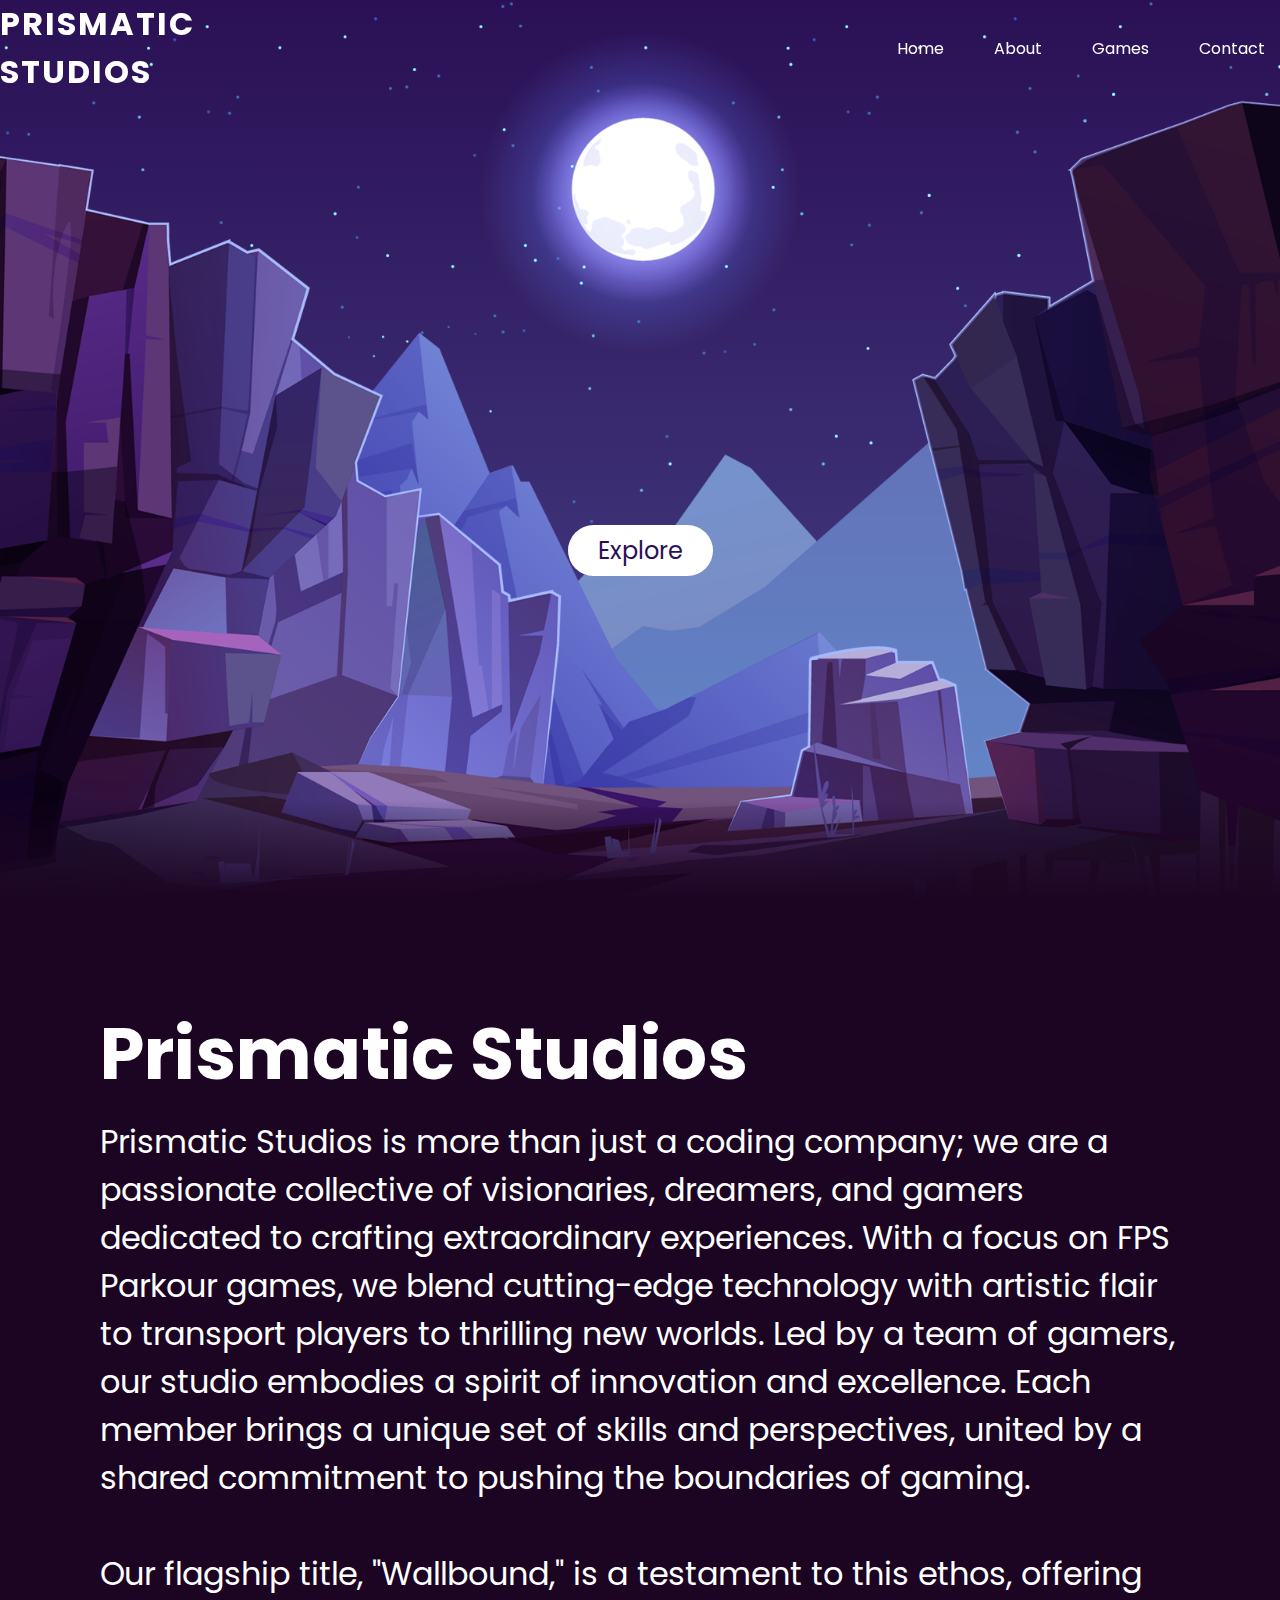
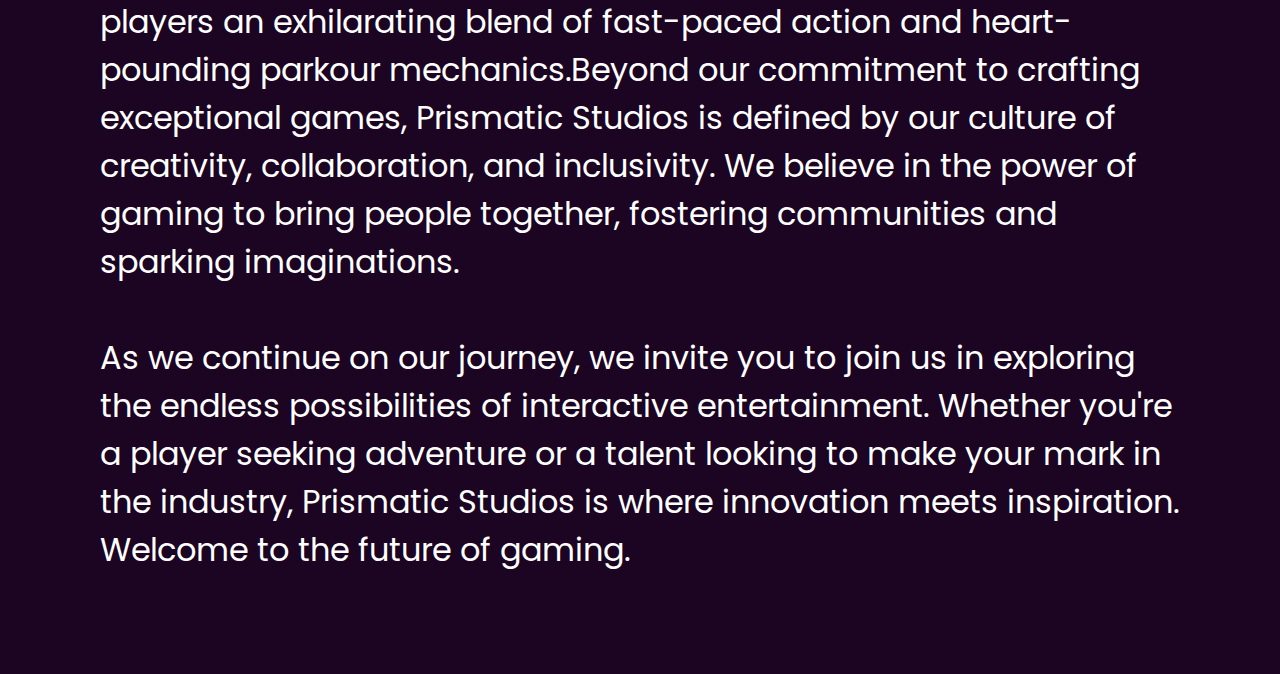
<file: index.html>
<!--
  Hit RUN to see this project in action!
  
  This project will auto-refresh as you edit the HTML, CSS and JS. See README.md for more info (including how to disable auto-refresh and install packages).
-->

<!doctype html>
<html>
  <head>
    <meta charset="utf-8" />
    <meta name="viewport" content="width=device-width" />
    <title>Prismatic Studios</title>
    <link href="style.css" rel="stylesheet" type="text/css" />
  </head>

  <body>
    <header>
      <a href="#" class="logo">Prismatic <br> studios</a>

      <ul>
        <li><a href="index.html">Home</a></li>
        <li><a href="#sec">About</a></li>
        <li><a href="Games.html">Games</a></li>
        <li><a href="Contact.html">Contact</a></li>
      </ul>
    </header>
    <section>
      <img src="stars.png" id="stars" />
      <img src="moon.png" id="moon" />
      <img src="mountains_behind.png" id="mountains_behind" />
      <h2 id="text">Prismatic Studios</h2>
      <a href="#sec" id="btn">Explore</a>
      <img src="mountains_front.png" id="mountiains_front" />
    </section>

    <div class="sec" id="sec">
      <h2>Prismatic Studios</h2>
      <p>
Prismatic Studios is more than just a coding company; we are a passionate collective of visionaries, dreamers, and gamers dedicated to crafting extraordinary experiences. With a focus on FPS Parkour games, we blend cutting-edge technology with artistic flair to transport players  to thrilling new worlds. Led by a team of gamers, our studio embodies a spirit of innovation and excellence. Each member brings a unique set of skills and perspectives, united by a shared commitment to pushing the boundaries of gaming.
        <br> <br>Our flagship title, "Wallbound," is a testament to this ethos, offering players an exhilarating blend of fast-paced action and heart-pounding parkour mechanics.Beyond our commitment to crafting exceptional games, Prismatic Studios is defined by our culture of creativity, collaboration, and inclusivity. We believe in the power of gaming to bring people together, fostering communities and sparking imaginations.
        <br> <br>As we continue on our journey, we invite you to join us in exploring the endless possibilities of interactive entertainment. Whether you're a player seeking adventure or a talent looking to make your mark in the industry, Prismatic Studios is where innovation meets inspiration. Welcome to the future of gaming.
        <br />
      </p>
    </div>

    <script>
      
      let stars = document.getElementById('stars');
      let moon = document.getElementById('moon');
      let mountains_behind = document.getElementById('mountains_behind');
      let mountiains_front = document.getElementById('mountiains_front');
      let text = document.getElementById('text');
      let btn = document.getElementById('btn');
      let header = document.querySelector('header');

      window.addEventListener('scroll', function () {
        let value = window.scrollY;
        stars.style.left = value * 0.25 + 'px';
        moon.style.top = value * 1.05 + 'px';
        mountains_behind.style.top = value * 0.5 + 'px';
        mountiains_front.style.top = value * 0 + 'px';
        text.style.marginRight = value * 4 + 'px';
        btn.style.marginTop = value * 1.5 + 'px';
        header.style.top = value * 0.5 + 'px';
      });
    </script>

    
  </body>
</html>
</file>
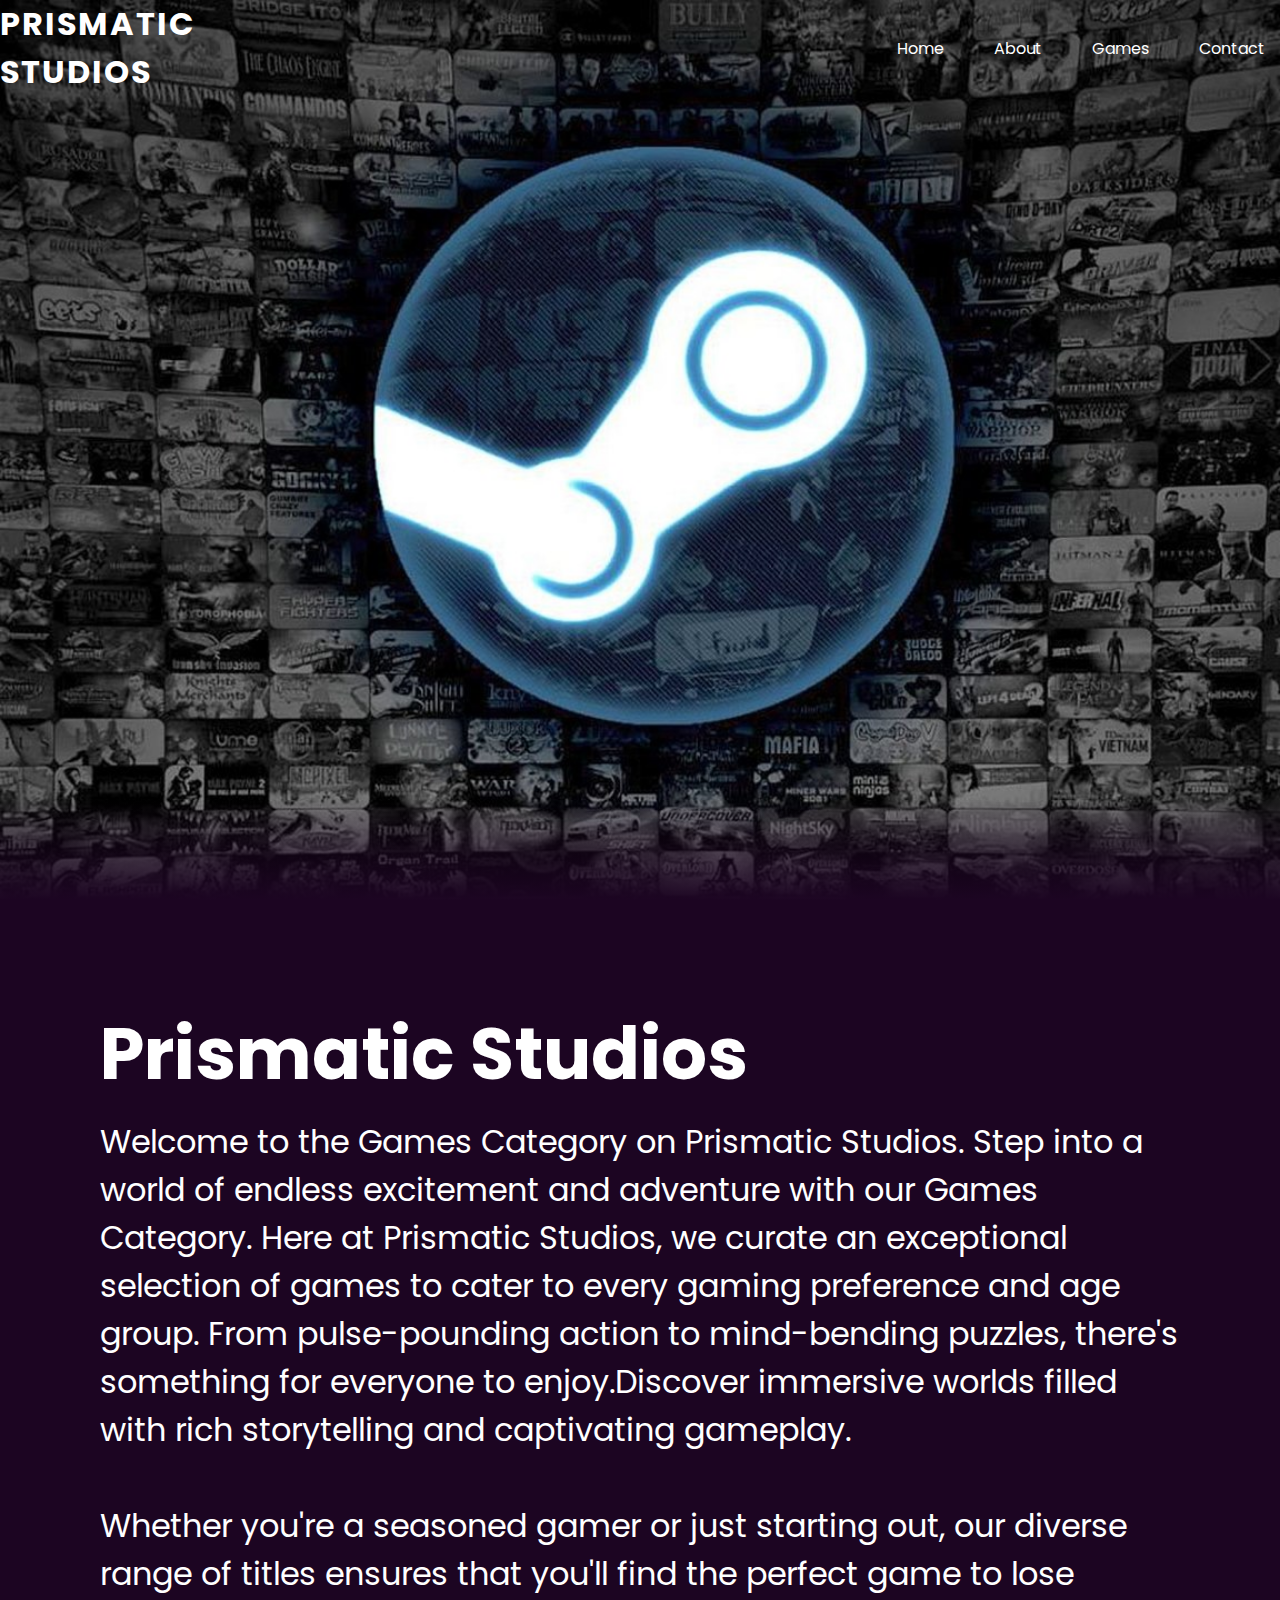
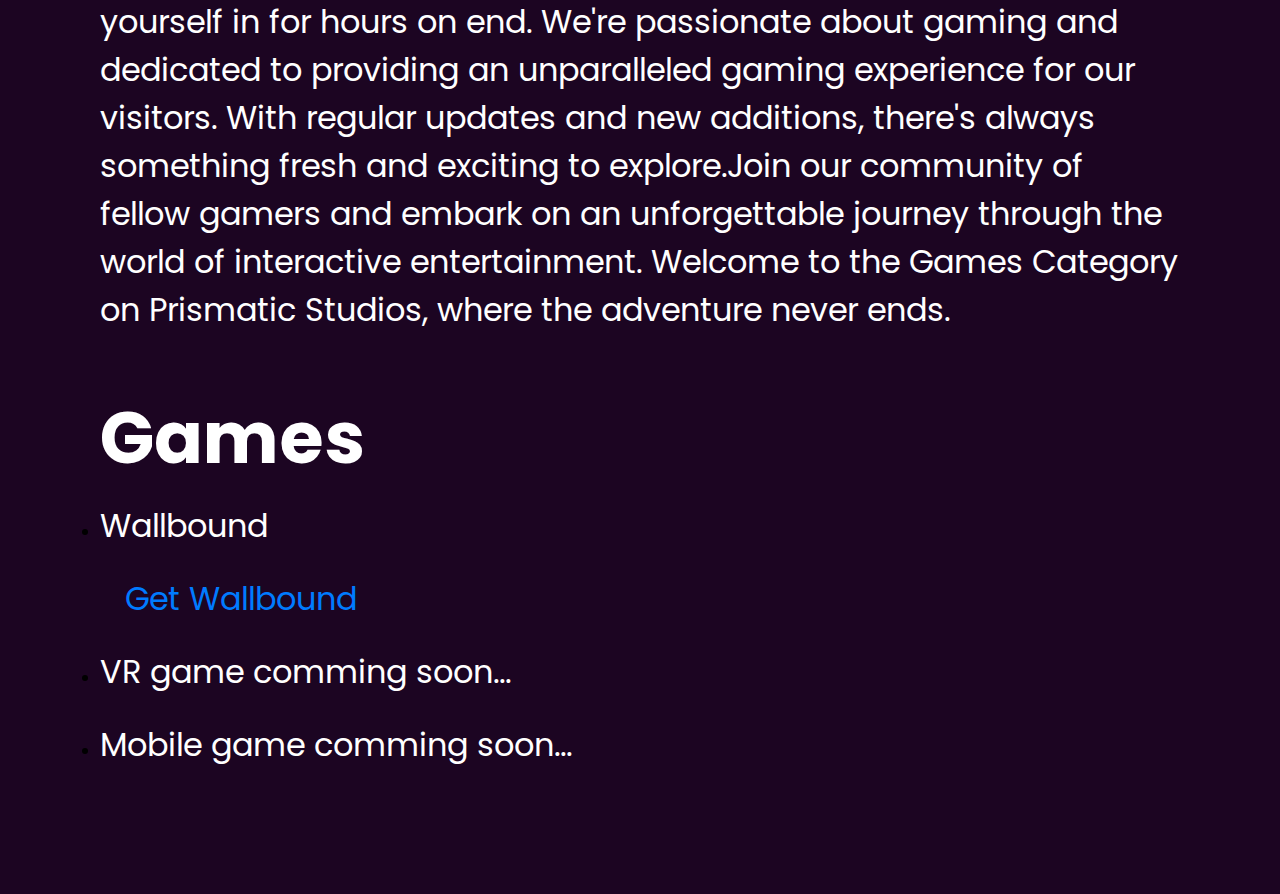
<file: Games.html>
<!--
  Hit RUN to see this project in action!

  This project will auto-refresh as you edit the HTML, CSS and JS. See README.md for more info (including how to disable auto-refresh and install packages).
-->

<!doctype html>
<html>
  <head>
    <meta charset="utf-8" />
    <meta name="viewport" content="width=device-width" />
    <title>Prismatic Studios</title>
    <link href="style.css" rel="stylesheet" type="text/css" />
  </head>

  <body>
    <header>
      <a href="#" class="logo">Prismatic <br> studios</a>

      <ul>
        <li><a href="index.html">Home</a></li>
        <li><a href="#sec">About</a></li>
        <li><a href="Games.html">Games</a></li>
        <li><a href="Contact.html">Contact</a></li>
      </ul>
    </header>
    <section>
      <img src="steam-menambahkan-lebih-banyak-batasan-untuk-mencegah-penyalahgunaan-harga-regional.jpg" id="steam" />
    </section>

    <div class="sec" id="sec">
      <h2>Prismatic Studios</h2>
      <p>
        Welcome to the Games Category on Prismatic Studios. Step into a world of endless excitement and adventure with our Games Category. Here at Prismatic Studios, we curate an exceptional selection of games to cater to every gaming preference and age group. From pulse-pounding action to mind-bending puzzles, there's something for everyone to enjoy.Discover immersive worlds filled with rich storytelling and captivating gameplay.
        <br> <br> Whether you're a seasoned gamer or just starting out, our diverse range of titles ensures that you'll find the perfect game to lose yourself in for hours on end. We're passionate about gaming and dedicated to providing an unparalleled gaming experience for our visitors. With regular updates and new additions, there's always something fresh and exciting to explore.Join our community of fellow gamers and embark on an unforgettable journey through the world of interactive entertainment. Welcome to the Games Category on Prismatic Studios, where the adventure never ends.

        <ul>
          <br>
          <br>
          <h2>Games</h2>
          <li><p>Wallbound</p></li>
          <a href="https://store.steampowered.com/app/2901500/Wallbound/" id="linkss"><p id="linkss">Get Wallbound</p></a>
          <br>
          <li><p>VR game comming soon...</p></li>
          <br>
          <li><p>Mobile game comming soon...</p></li>
          
          
        <br />
      </p>
    </div>

    <script>

      let stars = document.getElementById('stars');
      let moon = document.getElementById('moon');
      let mountains_behind = document.getElementById('mountains_behind');
      let mountiains_front = document.getElementById('mountiains_front');
      let text = document.getElementById('text');
      let btn = document.getElementById('btn');
      let header = document.querySelector('header');

      window.addEventListener('scroll', function () {
        let value = window.scrollY;
        stars.style.left = value * 0.25 + 'px';
        moon.style.top = value * 1.05 + 'px';
        mountains_behind.style.top = value * 0.5 + 'px';
        mountiains_front.style.top = value * 0 + 'px';
        text.style.marginRight = value * 4 + 'px';
        btn.style.marginTop = value * 1.5 + 'px';
        header.style.top = value * 0.5 + 'px';
      });
    </script>


  </body>
</html>
</file>
<file: style.css>
@import url('https://fonts.googleapis.com/css2?family=Poppins:ital,wght@0,100;0,200;0,300;0,400;0,500;0,600;0,700;0,800;0,900;1,100;1,200;1,300;1,400;1,500;1,600;1,700;1,800;1,900&display=swap');




a {
  color: inherit;
  text-decoration: none;
}

header{
  position: absolute;
  top: 0;
  Left: 0;
  width: 100%;
  padding: 30px, 100px;
  display: flex;
  justify-content: space-between;
  align-items: center;
  z-index: 1000;
}

.contact{
  height: 100vh;
  display: flex;
  align-items: center;
  justify-content: space-evenly;
}
.contact-left{
  display: flex;
  flex-direction: column;
  align-items: start;
  gap: 20px;
}

.contact-left-title hr{
  border: none;
  width: 120px;
  height: 5px;
  background-color: #FFF;
  border-radius: 10px;
  margin-bottom: 20px;
}

.Contact-inputs{
  width: 400px;
  height: 50px;
  border: none;
  outline: none;
  padding-left: 25px;
  font-weight: 500;
  color: #666;
  border-radius: 50px;
}

.contact-left textarea {
  height: 140px;
  padding-top: 15px;
  border-radius: 20px;
  
}

.Contact-inputs:focus{
  border: 2px solid #ff994f;
  
}

.Contact-inputs::placeholder{
  color: #a9a9a9;
}
.contact-left button{
  display: flex;
  align-items: center;
  padding: 15px 30px;
  font-size: 16px;
  color: #FFF;
  gap: 10px;
  border: none;
  border-radius: 50px;
  background: linear-gradient(270deg, #9b81e9, #c9bcf0);
  cursor: pointer;
}

@media (max-width:800px) {
  .Contact-inputs{
    width: 80vw;
  }
  .contact-right{
    display: none;
  }
}

header .logo{
  color: #FFF;
  font-weight: 700;
  text-decoration: none;
  font-size: 2em;
  text-transform: uppercase;
  letter-spacing: 2px;
}

header ul {
  display: flex;
  justify-content: center;
  align-items: center;
}

header ul li{
  list-style: none;
  margin-left: 20px;
}

header ul li a{
  text-decoration: none;
  padding: 6px 15px;
  color: #fff;
  border-radius: 20px;
}

body {
  min-height: 100vh;
  background: linear-gradient(#2b1055, #7597de);
  overflow-x: hidden;
}

section{
  position: relative;
  width: 100%;
  height: 100vh;
  padding: 100px;
  display: flex;
  justify-content: center;
  align-items: center;
  overflow: hidden;
}

section::before
{
  content: '';
  position: absolute;
  bottom: 0;
  width: 100%;
  height: 100px;
  background: linear-gradient(to top, #1c0522, transparent);
  z-index: 10000;
}

section img{
  position: absolute;
  top: 0;
  left: 0;
  width: 100%;
  height: 100%;
  object-fit: cover;
  pointer-events: none;
}

.sec{
  position: relative;
  padding: 100px;
  background: #1c0522;
}

.sec h2{
  font-size: 4.5em;
  margin-bottom: 10px;
  color: #FFF;
}

.sec p {
  color: #FFF;
  font-size: 2em;
}

#linkss
{
  color: #007bff;
  margin-left: 25px;
  
}

section img#moon{
  mix-blend-mode: screen;
}

header ul li a:hover, 
header ul li a:active
{
  background: #fff;
  color: #2b1055;
}

* {
  box-sizing: border-box;
  margin: 0;
  padding: 0;
  font-family: 'Poppins', sans-serif;
  scroll-behavior: smooth;
}

main {
  min-height: 100vh;
  padding: 4rem 2rem;
  flex: 1;
  display: flex;
  flex-direction: column;
  justify-content: center;
  align-items: center;
}

.title {
  margin: 0;
  line-height: 1.15;
  font-size: 4rem;
}

.title,
.description {
  text-align: center;
}

.description {
  margin: 4rem 0;
  line-height: 1.5;
  font-size: 1.5rem;
}

.code {
  background: #fafafa;
  border-radius: 5px;
  padding: 0.75rem;
  font-size: 1.1rem;
  font-family: Menlo, Monaco, Lucida Console, Liberation Mono, DejaVu Sans Mono,
    Bitstream Vera Sans Mono, Courier New, monospace;
}
section img#mountiains_front
{
  z-index: 10;
}
#text{
  position: absolute;
  color: #FFF;
  white-space: nowrap;
  font-size: 7.5vw;
  z-index: 9;
  right: -650px;
}

#btn{
  text-decoration: none;
  padding: 8px 30px;
  display: inline-block;
  border-radius: 40px;
  background: #FFF;
  color: #2b1055;
  font-size: 1.5em;
  z-index: 9;
  transform: translateY(100px);
}

.grid {
  display: flex;
  align-items: center;
  justify-content: center;
  flex-wrap: wrap;
  max-width: 800px;
}

.card {
  margin: 1rem;
  padding: 1.5rem;
  text-align: left;
  color: inherit;
  text-decoration: none;
  border: 1px solid #eaeaea;
  border-radius: 10px;
  transition: color 0.15s ease, border-color 0.15s ease;
  max-width: 300px;
}

.card:hover,
.card:focus,
.card:active {
  color: #0070f3;
  border-color: #0070f3;
}

.card h2 {
  margin: 0 0 1rem 0;
  font-size: 1.5rem;
}

.card p {
  margin: 0;
  font-size: 1.25rem;
  line-height: 1.5;
}

@media (max-width: 600px) {
  .grid {
    width: 100%;
    flex-direction: column;
  }
}
</file>
